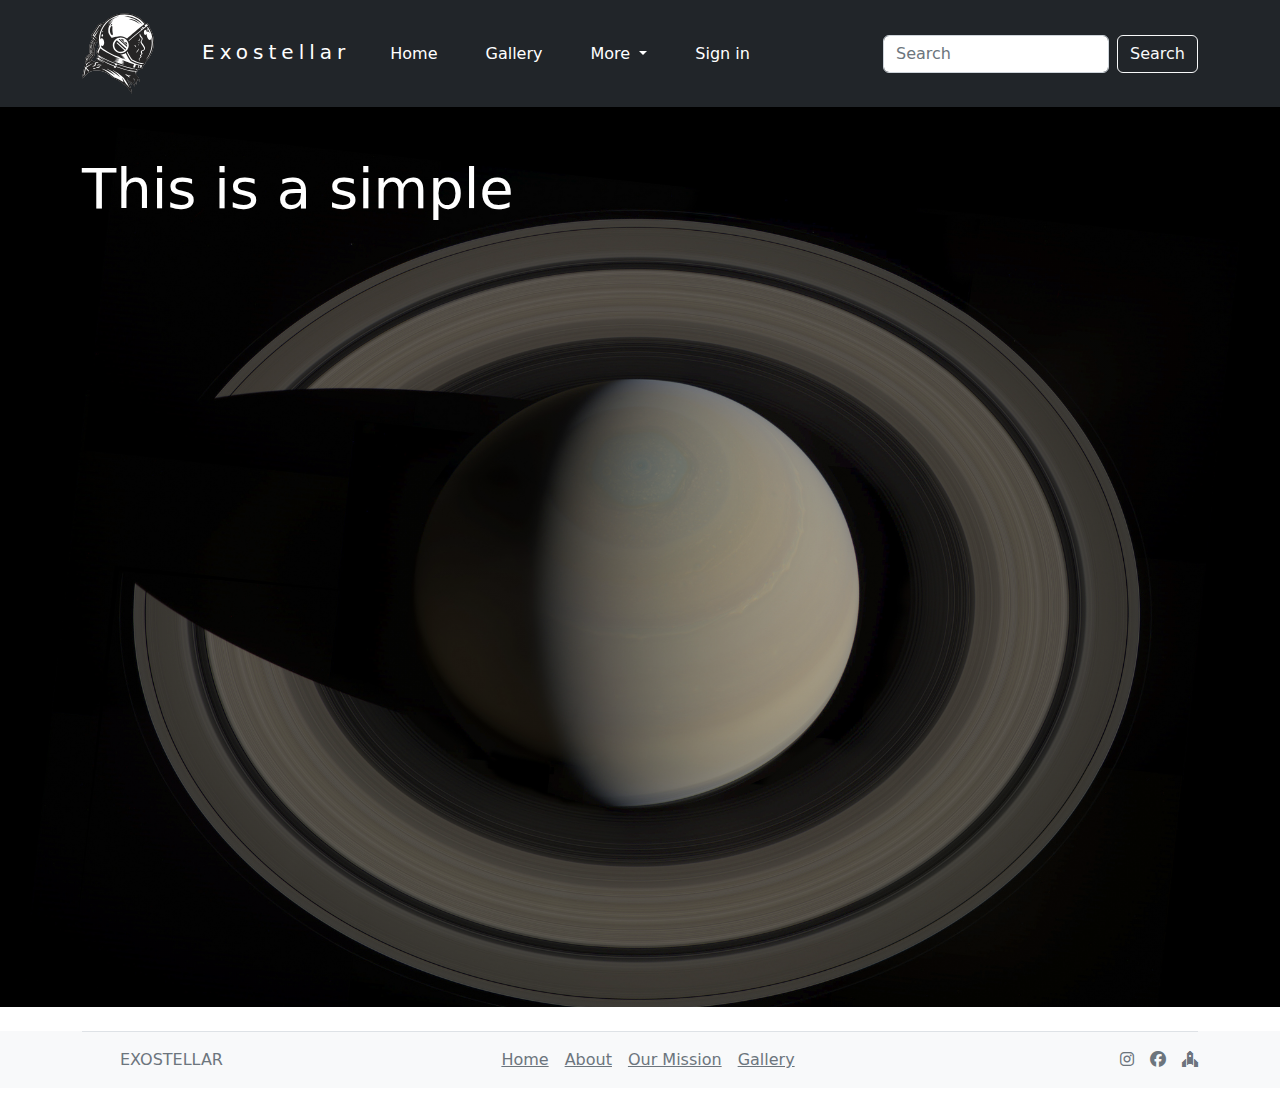
<file: HTML/about.html>
<!DOCTYPE html>
<html lang="en">

<head>
    <meta charset="UTF-8">
    <meta http-equiv="X-UA-Compatible" content="IE=edge">
    <meta name="viewport" content="width=device-width, initial-scale=1.0">
    <title>About Exostellar</title>
</head>

<body>
    <!DOCTYPE html>
    <html lang="en">

    <head>
        <meta charset="UTF-8">
        <meta http-equiv="X-UA-Compatible" content="IE=edge">
        <meta name="viewport" content="width=device-width, initial-scale=1.0">
        <link rel="stylesheet" href="../assets/css/about_style.css" />
        <link rel="stylesheet" href="../assets/css/style_assets.css" />
        <link rel="stylesheet" href="../assets/css/bootstrap.min.css" />
        <link rel="stylesheet" href="https://cdnjs.cloudflare.com/ajax/libs/font-awesome/6.2.1/css/all.min.css">
        <link rel="icon" type="image/png" href="../assets/Images/favicon-16x16.png" sizes="16x16" />
        <link rel="icon" type="image" href="../assets/Images/favicon-32x32.png" sizes="32x32" />


        <title>Exostellar</title>

    </head>

    <body>
        <nav class="navbar sticky-top navbar-expand-lg navbar-dark bg-dark">
            <div class="container">
                <a class="navbar-brand letter-spacing lead " href="../HTML/index.html"><img class="img-fluid pe-5 logo-size" src="../assets/Images/main-logo.svg">Exostellar</a>
                <button class="navbar-toggler" type="button" data-bs-toggle="collapse" data-bs-target="#navbarSupportedContent" aria-controls="navbarSupportedContent" aria-expanded="false" aria-label="Toggle navigation">
                <span class="navbar-toggler-icon"></span>
              </button>
                <div class="collapse navbar-collapse  " id="navbarSupportedContent">

                    <ul class=" navbar-nav me-auto mb-2 mb-lg-0 ">
                        <li class="nav-item">
                            <a class="nav-link active px-4 fw-light" aria-current="page" href="../HTML/index.html">Home</a>
                        </li>
                        <li class="nav-item">
                            <a class="nav-link active px-4 fw-light" href="../HTML/gallery.html">Gallery</a>
                        </li>
                        <li class="nav-item dropdown">
                            <a class="nav-link dropdown-toggle active px-4 fw-light" href="#" role="button" data-bs-toggle="dropdown" aria-expanded="false">
                      More
                    </a>
                            <ul class="dropdown-menu active">
                                <li><a class="dropdown-item fw-light " href="../HTML/about.html">About</a></li>
                                <li><a class="dropdown-item  fw-light" href="../HTML/mission.html">Our Mission</a></li>


                            </ul>
                        </li>
                        <li class="nav-item">
                            <a href="" class="nav-link active px-4 fw-light">Sign in</a>
                        </li>
                    </ul>

                    <form class="d-flex" role="search">
                        <input class="form-control me-2" type="search" placeholder="Search" aria-label="Search">
                        <button class="btn btn-outline-light" type="submit">Search</button>
                    </form>
                </div>
            </div>
        </nav>

        <main class="about-bg-image">
            <div class="container">
                <div class="row">

                    <div id="about-text" class="text-white display-4 mt-5">

                    </div>

                </div>

            </div>


        </main>






        <section id=" footer-section ">
            <footer class="bg-light text-center text-lg-start ">
                <div class="container ">
                    <footer class="d-flex flex-wrap justify-content-between align-items-center py-3 my-4 border-top ">
                        <div class="col-md-4 d-flex align-items-center ">
                            <a href="/ " class="mb-3 me-2 mb-md-0 text-muted text-decoration-none lh-1 ">
                                <svg class="bi " width="30 " height="24 "><use xlink:href="#bootstrap "></use></svg>
                            </a>
                            <span class="mb-3 mb-md-0 text-muted ">EXOSTELLAR</span>
                        </div>
                        <ul class="nav col-md-4 justify-content-center list-unstyled d-flex ">
                            <li class="ms-3 "><a class="text-muted " href="../HTML/index.html ">Home</a></li>
                            <li class="ms-3 "><a class="text-muted " href="../HTML/about.html ">About</a></li>
                            <li class="ms-3 "><a class="text-muted " href="../HTML/mission.html ">Our Mission</a></li>
                            <li class="ms-3 "><a class="text-muted " href="../HTML/gallery.html ">Gallery</a></li>
                        </ul>
                        <ul class="nav col-md-4 justify-content-end list-unstyled d-flex ">
                            <li class="ms-3 "><a class="text-muted " href="# "><i class="fa-brands fa-instagram "></i></a></li>
                            <li class="ms-3 "><a class="text-muted " href="# "><i class="fa-brands fa-facebook "></i></a></li>
                            <li class="ms-3 "><a class="text-muted " href="# "><i class="fa-brands fa-space-awesome "></i></a></li>
                        </ul>
                    </footer>
                </div>

            </footer>
        </section>

        <script src="../assets/js/bootstrap.bundle.min.js "></script>
        <script type="module">

            import{setData} from '../modules/typing_effect.js'; const divText = document.getElementById('about-text'); setData(divText);

        </script>




    </body>

    </html>
</body>

</html>
</file>
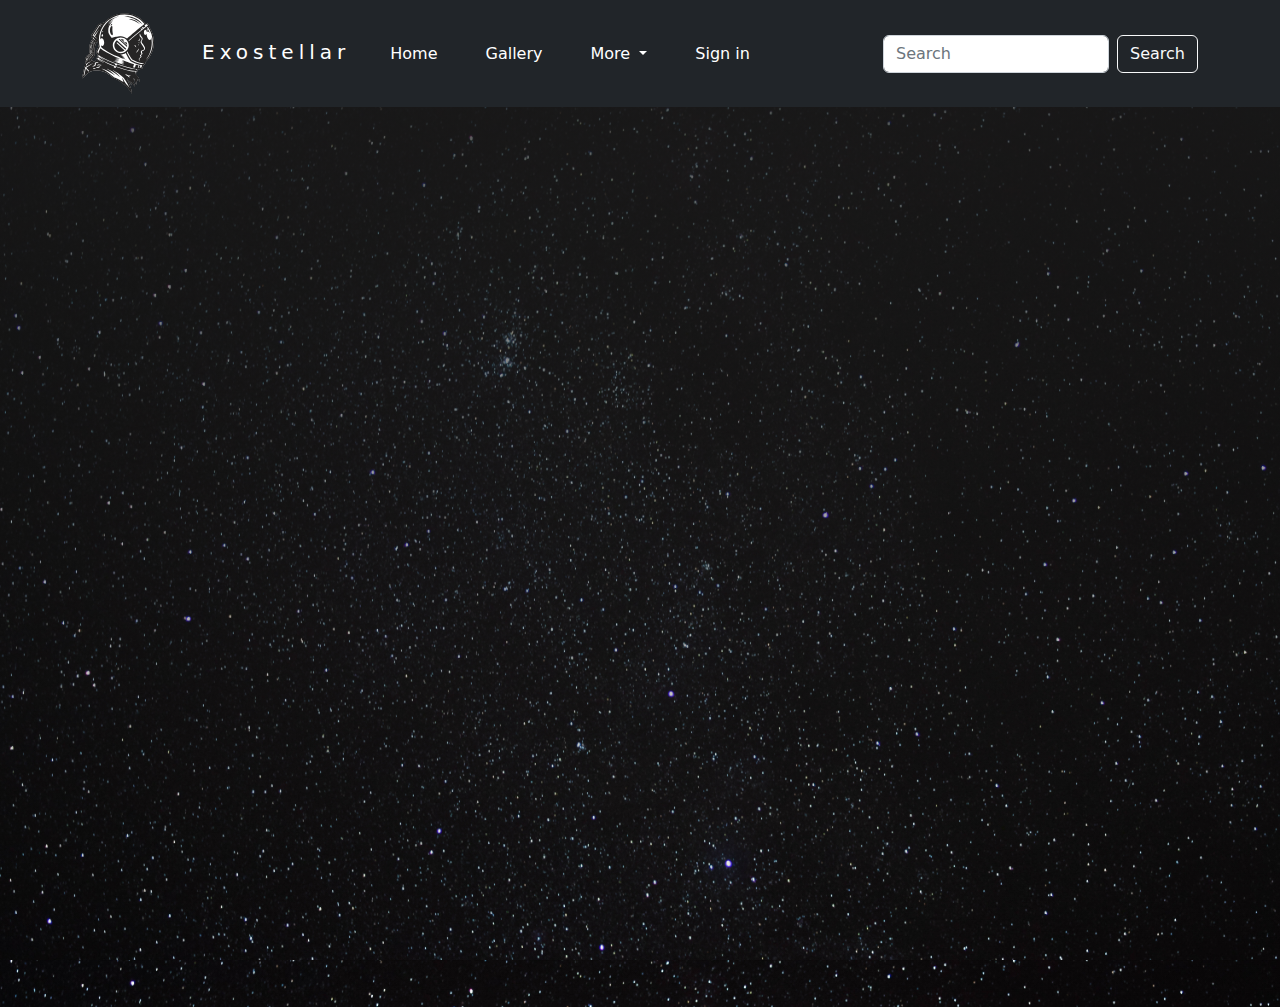
<file: HTML/gallery.html>
<!DOCTYPE html>
<html lang="en">

<head>
    <meta charset="UTF-8">
    <meta http-equiv="X-UA-Compatible" content="IE=edge">
    <meta name="viewport" content="width=device-width, initial-scale=1.0">
    <title>Gallery</title>
</head>

<body>
    <!DOCTYPE html>
    <html lang="en">

    <head>
        <meta charset="UTF-8">
        <meta http-equiv="X-UA-Compatible" content="IE=edge">
        <meta name="viewport" content="width=device-width, initial-scale=1.0">
        <link rel="stylesheet" href="../assets/css/index_style.css" />
        <link rel="stylesheet" href="../assets/css/style_assets.css" />
        <link rel="stylesheet" href="../assets/css/gallery_style.css" />
        <link rel="stylesheet" href="../assets/css/bootstrap.min.css" />
        <link rel="icon" type="image/png" href="../assets/Images/favicon-16x16.png" sizes="16x16" />
        <link rel="icon" type="image" href="../assets/Images/favicon-32x32.png" sizes="32x32" />

        <title>Exostellar</title>

    </head>

    <body>
        <nav class="navbar sticky-top navbar-expand-lg navbar-dark bg-dark">
            <div class="container">
                <a class="navbar-brand letter-spacing lead " href="../HTML/index.html"><img class="img-fluid pe-5 logo-size" src="../assets/Images/main-logo.svg">Exostellar</a>
                <button class="navbar-toggler" type="button" data-bs-toggle="collapse" data-bs-target="#navbarSupportedContent" aria-controls="navbarSupportedContent" aria-expanded="false" aria-label="Toggle navigation">
                <span class="navbar-toggler-icon"></span>
              </button>
                <div class="collapse navbar-collapse  " id="navbarSupportedContent">

                    <ul class=" navbar-nav me-auto mb-2 mb-lg-0 ">
                        <li class="nav-item">
                            <a class="nav-link active px-4 fw-light" aria-current="page" href="../HTML/index.html">Home</a>
                        </li>
                        <li class="nav-item">
                            <a class="nav-link active px-4 fw-light" href="../HTML/gallery.html">Gallery</a>
                        </li>
                        <li class="nav-item dropdown">
                            <a class="nav-link dropdown-toggle active px-4 fw-light" href="#" role="button" data-bs-toggle="dropdown" aria-expanded="false">
                      More
                    </a>
                            <ul class="dropdown-menu active">
                                <li><a class="dropdown-item fw-light " href="../HTML/about.html">About</a></li>
                                <li><a class="dropdown-item  fw-light" href="../HTML/mission.html">Our Mission</a></li>


                            </ul>
                        </li>
                        <li class="nav-item">
                            <a href="" class="nav-link active px-4 fw-light">Sign in</a>
                        </li>
                    </ul>

                    <form class="d-flex" role="search">
                        <input class="form-control me-2" type="search" placeholder="Search" aria-label="Search">
                        <button class="btn btn-outline-light" type="submit">Search</button>
                    </form>
                </div>
            </div>
        </nav>

        <main class="about-bg-image">
            <div class="container">
                <div class="row pt-5" id="gallery">

                </div>
            </div>
        </main>


        <script src="../assets/js/bootstrap.bundle.min.js "></script>
        <script type="module">
            import {getGalleryImages} from '../modules/gallery.js'; const galleryDiv = document.getElementById('gallery'); getGalleryImages(galleryDiv);
        </script>
    </body>

    </html>
</body>

</html>
</file>
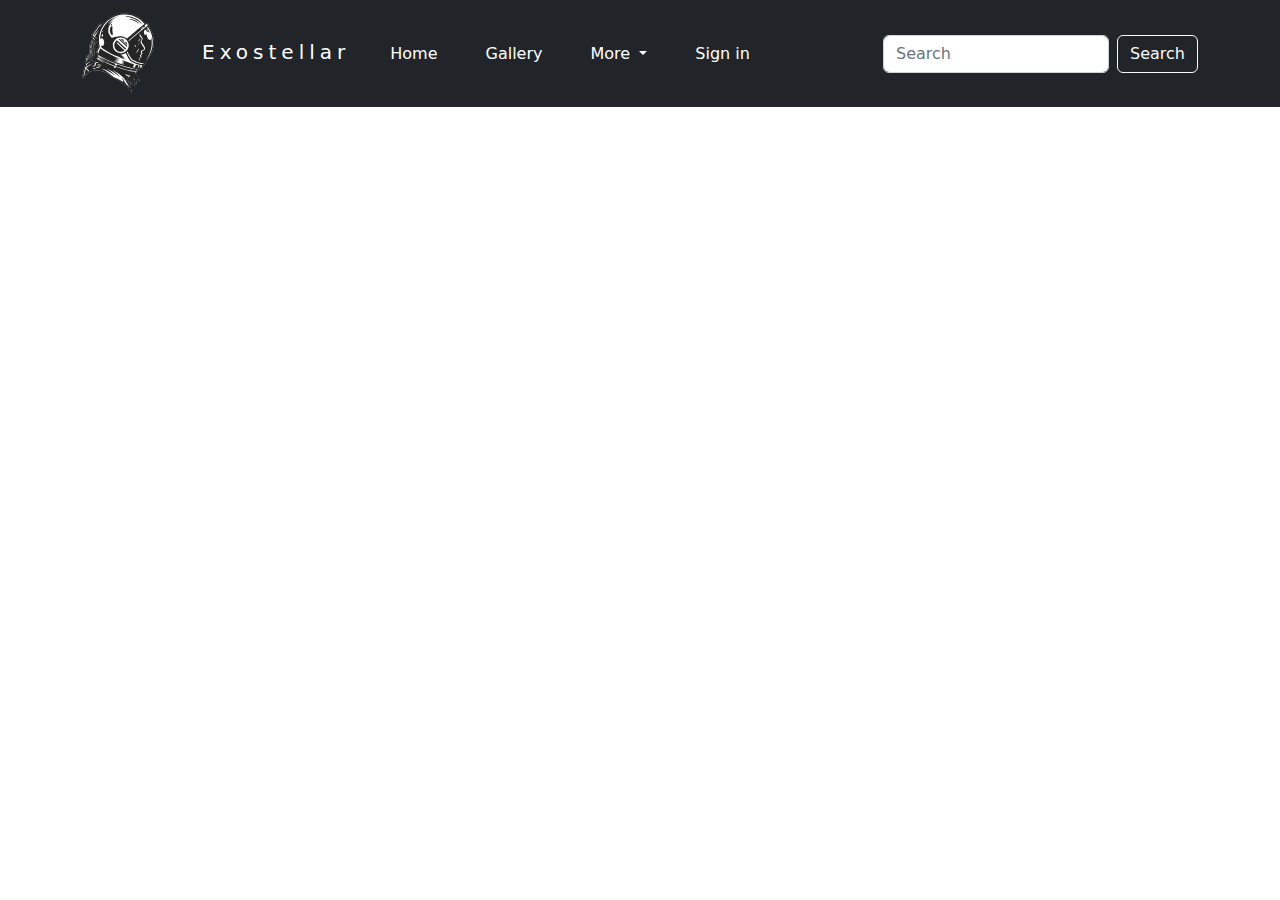
<file: HTML/login.html>
<!DOCTYPE html>
<html lang="en">

<head>
    <meta charset="UTF-8">
    <meta http-equiv="X-UA-Compatible" content="IE=edge">
    <meta name="viewport" content="width=device-width, initial-scale=1.0">
    <title>About Exostellar</title>
</head>

<body>
    <!DOCTYPE html>
    <html lang="en">

    <head>
        <meta charset="UTF-8">
        <meta http-equiv="X-UA-Compatible" content="IE=edge">
        <meta name="viewport" content="width=device-width, initial-scale=1.0">
        <link rel="stylesheet" href="../assets/css/index_style.css" />
        <link rel="stylesheet" href="../assets/css/bootstrap.min.css" />
        <link rel="icon" type="image/png" href="../assets/Images/favicon-16x16.png" sizes="16x16" />
        <link rel="icon" type="image" href="../assets/Images/favicon-32x32.png" sizes="32x32" />

        <title>Exostellar</title>

    </head>

    <body>
        <nav class="navbar sticky-top navbar-expand-lg navbar-dark bg-dark">
            <div class="container">
                <a class="navbar-brand letter-spacing lead " href="../HTML/index.html"><img class="img-fluid pe-5 logo-size" src="../assets/Images/main-logo.svg">Exostellar</a>
                <button class="navbar-toggler" type="button" data-bs-toggle="collapse" data-bs-target="#navbarSupportedContent" aria-controls="navbarSupportedContent" aria-expanded="false" aria-label="Toggle navigation">
                <span class="navbar-toggler-icon"></span>
              </button>
                <div class="collapse navbar-collapse  " id="navbarSupportedContent">

                    <ul class=" navbar-nav me-auto mb-2 mb-lg-0 ">
                        <li class="nav-item">
                            <a class="nav-link active px-4 fw-light" aria-current="page" href="../HTML/index.html">Home</a>
                        </li>
                        <li class="nav-item">
                            <a class="nav-link active px-4 fw-light" href="../HTML/gallery.html">Gallery</a>
                        </li>
                        <li class="nav-item dropdown">
                            <a class="nav-link dropdown-toggle active px-4 fw-light" href="#" role="button" data-bs-toggle="dropdown" aria-expanded="false">
                      More
                    </a>
                            <ul class="dropdown-menu active">
                                <li><a class="dropdown-item fw-light " href="../HTML/about.html">About</a></li>
                                <li><a class="dropdown-item  fw-light" href="../HTML/mission.html">Our Mission</a></li>


                            </ul>
                        </li>
                        <li class="nav-item">
                            <a href="" class="nav-link active px-4 fw-light">Sign in</a>
                        </li>
                    </ul>

                    <form class="d-flex" role="search">
                        <input class="form-control me-2" type="search" placeholder="Search" aria-label="Search">
                        <button class="btn btn-outline-light" type="submit">Search</button>
                    </form>
                </div>
            </div>
        </nav>

        <main class="about-bg-image">

        </main>


        <script src="../assets/js/bootstrap.bundle.min.js "></script>
    </body>

    </html>
</body>

</html>
</file>
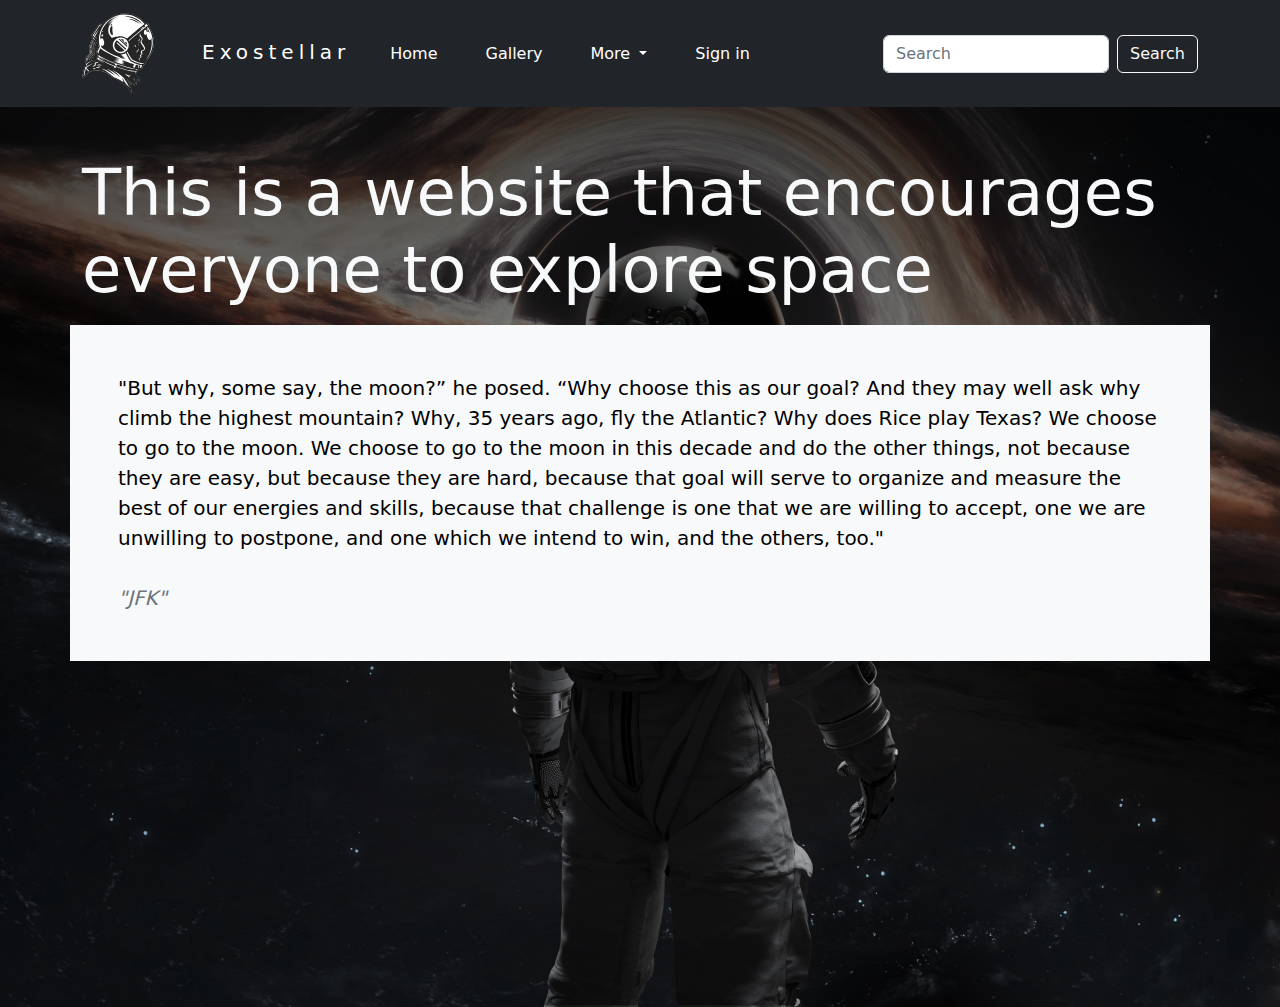
<file: HTML/mission.html>
<!DOCTYPE html>
<html lang="en">

<head>
    <meta charset="UTF-8">
    <meta http-equiv="X-UA-Compatible" content="IE=edge">
    <meta name="viewport" content="width=device-width, initial-scale=1.0">
    <title>About Exostellar</title>
</head>

<body>
    <!DOCTYPE html>
    <html lang="en">

    <head>
        <meta charset="UTF-8">
        <meta http-equiv="X-UA-Compatible" content="IE=edge">
        <meta name="viewport" content="width=device-width, initial-scale=1.0">
        <link rel="stylesheet" href="../assets/css/index_style.css" />
        <link rel="stylesheet" href="../assets/css/mission.css" />
        <link rel="stylesheet" href="../assets/css/bootstrap.min.css" />
        <link rel="icon" type="image/png" href="../assets/Images/favicon-16x16.png" sizes="16x16" />
        <link rel="icon" type="image" href="../assets/Images/favicon-32x32.png" sizes="32x32" />

        <title>Exostellar</title>

    </head>

    <body>
        <nav class="navbar sticky-top navbar-expand-lg navbar-dark bg-dark">
            <div class="container">
                <a class="navbar-brand letter-spacing lead " href="../HTML/index.html"><img class="img-fluid pe-5 logo-size" src="../assets/Images/main-logo.svg">Exostellar</a>
                <button class="navbar-toggler" type="button" data-bs-toggle="collapse" data-bs-target="#navbarSupportedContent" aria-controls="navbarSupportedContent" aria-expanded="false" aria-label="Toggle navigation">
                <span class="navbar-toggler-icon"></span>
              </button>
                <div class="collapse navbar-collapse  " id="navbarSupportedContent">

                    <ul class=" navbar-nav me-auto mb-2 mb-lg-0 ">
                        <li class="nav-item">
                            <a class="nav-link active px-4 fw-light" aria-current="page" href="../HTML/index.html">Home</a>
                        </li>
                        <li class="nav-item">
                            <a class="nav-link active px-4 fw-light" href="../HTML/gallery.html">Gallery</a>
                        </li>
                        <li class="nav-item dropdown">
                            <a class="nav-link dropdown-toggle active px-4 fw-light" href="#" role="button" data-bs-toggle="dropdown" aria-expanded="false">
                      More
                    </a>
                            <ul class="dropdown-menu active">
                                <li><a class="dropdown-item fw-light " href="../HTML/about.html">About</a></li>
                                <li><a class="dropdown-item  fw-light" href="../HTML/mission.html">Our Mission</a></li>


                            </ul>
                        </li>
                        <li class="nav-item">
                            <a href="" class="nav-link active px-4 fw-light">Sign in</a>
                        </li>
                    </ul>

                    <form class="d-flex" role="search">
                        <input class="form-control me-2" type="search" placeholder="Search" aria-label="Search">
                        <button class="btn btn-outline-light" type="submit">Search</button>
                    </form>
                </div>
            </div>
        </nav>

        <main class="mission-bg-image">
            <div class="container">
                <div class="row ">
                    <p class="display-3 text-light pt-5"> This is a website that encourages everyone to explore space</p>
                    <p class="text-bg-light p-5 lead  text-justify">"But why, some say, the moon?” he posed. “Why choose this as our goal? And they may well ask why climb the highest mountain? Why, 35 years ago, fly the Atlantic? Why does Rice play Texas? We choose to go to the moon. We choose to go
                        to the moon in this decade and do the other things, not because they are easy, but because they are hard, because that goal will serve to organize and measure the best of our energies and skills, because that challenge is one that
                        we are willing to accept, one we are unwilling to postpone, and one which we intend to win, and the others, too." <br><br>
                        <i class="text-muted">"JFK"</i>

                    </p>
                </div>
            </div>

        </main>


        <script src="../assets/js/bootstrap.bundle.min.js "></script>
    </body>

    </html>
</body>

</html>
</file>
<file: assets/css/about_style.css>
@import url("style_assets.css");
.about-bg-image {
    background-image: linear-gradient(rgba(0, 0, 0, 0.363), rgba(0, 0, 0, 0.363)), url("../Images/about-main-bg.jpg");
    background-size: cover;
    background-repeat: no-repeat;
    min-height: 100vh;
    width: auto;
    background-size: cover;
}

i.fa-html5 {
    color: orangered;
    padding-right: 10px;
    font-size: 50px;
}

i.fa-css3-alt {
    color: rgb(66, 66, 248);
    padding-right: 10px;
    font-size: 50px;
}

i.fa-bootstrap {
    color: purple;
    padding-right: 10px;
    font-size: 50px;
}

i.fa-js {
    color: rgb(255, 217, 0);
    padding-right: 10px;
    font-size: 50px;
}
</file>
<file: assets/css/style_assets.css>
::selection {
  color: #eacbc7;
  background: #1f2328;
}

p.big-font-size {
  font-size: 100px;
  letter-spacing: 5px;
}

p.medium-font-size {
  font-size: 50px;
  letter-spacing: 5px;
}

p.justify-text {
  text-align: justify;
}

img.nasaImg {
  object-fit: cover;
  width: 500px;
  height: 300px;
  /* display: grid;
    grid-template-columns: repeat(3, 1fr); */
}

.preloader {
  position: fixed;
  top: 0;
  left: 0;
  /* background: lightgrey; */
  height: 100%;
  width: 100%;
  /* display: flex;
  justify-content: center;
  align-items: center; */
}

.disppear {
  animation: vanish 20s forwards;
}

@keyframes vanish {
  100% {
    opacity: 0;
    visibility: hidden;
  }
}
</file>
<file: assets/css/index_style.css>
@import url("../css/style_assets.css");
.bg-image {
    background: linear-gradient(rgb(0, 0, 0), rgba(0, 0, 0, 0)), url("../Images/main-bg.jpg");
    background-size: cover;
    background-repeat: no-repeat;
    min-height: 100vh;
    width: auto;
}

section#image-of-the-day {
    background: linear-gradient(rgba(0, 0, 0, 0.4), rgba(0, 0, 0, 0.8)), url("/assets/Images/section2-bg.jpg");
    background-size: cover;
    background-repeat: no-repeat;
    min-height: 100vh;
    width: auto;
}

@media only screen and (max-width: 1024px) {
    .bg-image {
        background-image: linear-gradient( rgba(0, 0, 0, 0.363), rgba(0, 0, 0, 0.363)), url("../Images/main-bg-mobile.jpg");
        background-size: cover;
        background-repeat: no-repeat;
        object-fit: contain;
        background-position: center;
    }
    p.big-font-size {
        font-size: 50px;
    }
}
</file>
<file: assets/css/gallery_style.css>
.about-bg-image {
  background: linear-gradient(rgba(29, 29, 29, 0.733), rgba(0, 0, 0, 0)),
    url("../Images/gallery-bg.jpg");
  background-size: contain;
  background-repeat: repeat;
  min-height: 100vh;
  width: auto;
}
</file>
<file: assets/css/mission.css>
.mission-bg-image {
  background: linear-gradient(rgba(0, 0, 0, 0.726), rgba(0, 0, 0, 0)),
    url("../Images/mission.jpg");
  background-size: cover;
  background-repeat: no-repeat;
  min-height: 100vh;
  width: auto;
}
</file>
